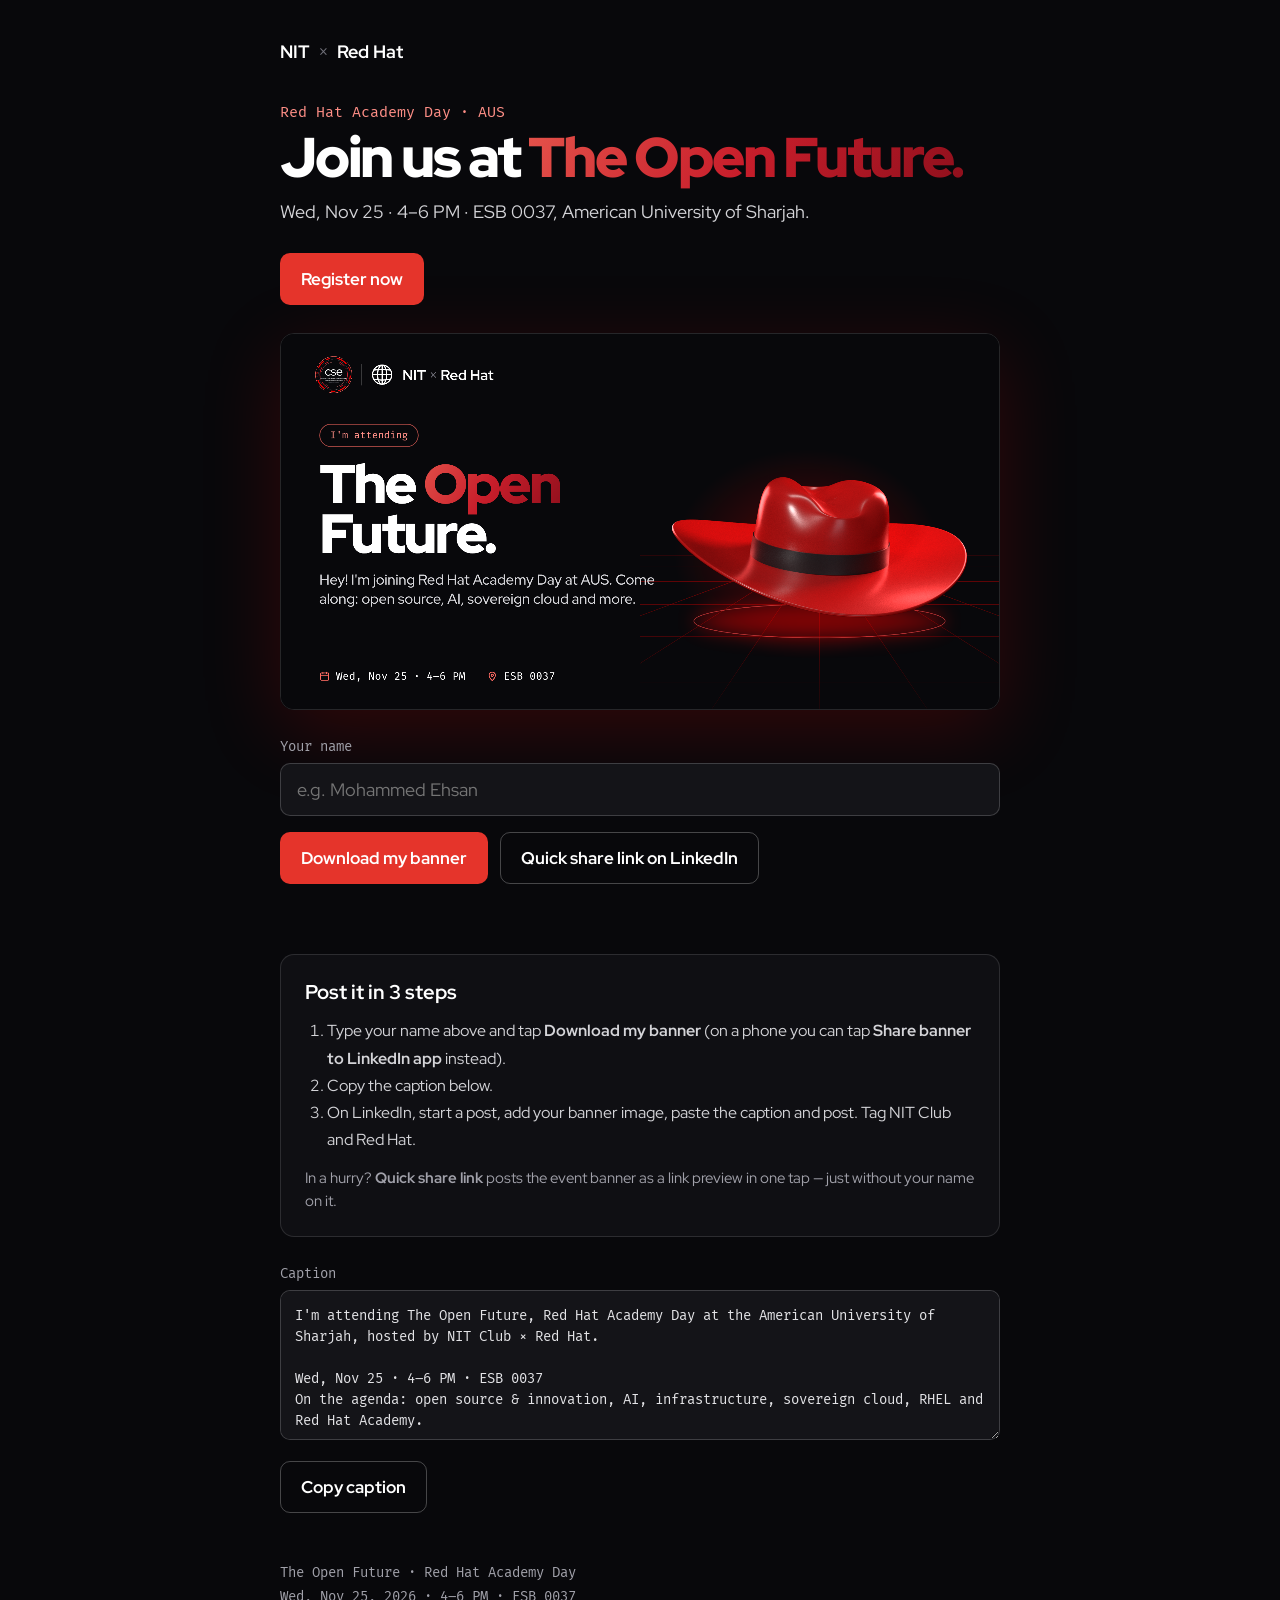
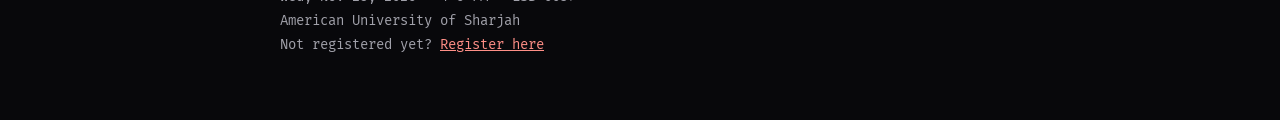
<file: pages/the-open-future/index.html>
<!doctype html>
<html lang="en">
<head>
<meta charset="utf-8">
<meta name="viewport" content="width=device-width, initial-scale=1">
<title>I'm attending The Open Future at AUS</title>
<meta name="description" content="Red Hat Academy Day at the American University of Sharjah, hosted by NIT Club × Red Hat. Wed, Nov 25, 4–6 PM, ESB 0037.">
<meta property="og:type" content="website">
<meta property="og:url" content="https://3hsann.github.io/idea-notebook/the-open-future/">
<meta property="og:title" content="I'm attending The Open Future at AUS">
<meta property="og:description" content="Red Hat Academy Day, hosted by NIT Club × Red Hat. Wed, Nov 25 · 4–6 PM · ESB 0037, American University of Sharjah.">
<meta property="og:image" content="https://3hsann.github.io/idea-notebook/the-open-future/banner.png">
<meta property="og:image:width" content="1200">
<meta property="og:image:height" content="627">
<meta property="og:image:alt" content="The Open Future — I'm attending banner with a red fedora">
<meta name="twitter:card" content="summary_large_image">
<meta name="twitter:image" content="https://3hsann.github.io/idea-notebook/the-open-future/banner.png">
<link rel="icon" href="hat.png">
<style>
@font-face{font-family:'Red Hat Display';src:url(fonts/red-hat-display-latin-400-normal.woff2) format('woff2');font-weight:400;font-display:swap}
@font-face{font-family:'Red Hat Display';src:url(fonts/red-hat-display-latin-500-normal.woff2) format('woff2');font-weight:500;font-display:swap}
@font-face{font-family:'Red Hat Display';src:url(fonts/red-hat-display-latin-700-normal.woff2) format('woff2');font-weight:700;font-display:swap}
@font-face{font-family:'Red Hat Display';src:url(fonts/red-hat-display-latin-900-normal.woff2) format('woff2');font-weight:900;font-display:swap}
@font-face{font-family:'Fira Mono';src:url(fonts/fira-mono-latin-400-normal.woff2) format('woff2');font-weight:400;font-display:swap}
*{box-sizing:border-box}
body{margin:0;background:#08080B;color:#FFFFFF;font-family:'Red Hat Display',system-ui,sans-serif;-webkit-font-smoothing:antialiased}
main{max-width:760px;margin:0 auto;padding:40px 20px 64px}
.brand{font-weight:700;font-size:18px;display:flex;gap:8px;align-items:center}
.brand span{color:#71717A;font-weight:400}
.kicker{font-family:'Fira Mono',monospace;color:#FF8F87;font-size:15px;margin:40px 0 10px}
h1{font-size:clamp(36px,7vw,56px);font-weight:900;letter-spacing:-0.04em;line-height:0.95;margin:0 0 14px}
h1 em{font-style:normal;background:linear-gradient(120deg,#E5534B,#C81E2B 50%,#8E0F1C);-webkit-background-clip:text;background-clip:text;color:transparent}
p.lead{color:#D4D4D8;font-size:18px;line-height:1.5;margin:0 0 28px}
.preview{border-radius:14px;overflow:hidden;border:1px solid rgba(255,255,255,0.12);box-shadow:0 20px 80px rgba(238,0,0,0.18)}
canvas{display:block;width:100%;height:auto}
label{display:block;font-family:'Fira Mono',monospace;font-size:14px;color:#A1A1AA;margin:28px 0 8px}
input[type=text]{width:100%;font:inherit;font-size:18px;color:#fff;background:#141418;border:1px solid rgba(255,255,255,0.18);border-radius:10px;padding:14px 16px;min-height:52px}
input[type=text]:focus{outline:2px solid #FF6B63;outline-offset:1px;border-color:transparent}
.row{display:flex;flex-wrap:wrap;gap:12px;margin-top:16px}
button,.btn{font:inherit;font-size:17px;font-weight:700;border-radius:10px;padding:14px 20px;min-height:52px;cursor:pointer;display:inline-flex;align-items:center;gap:10px;text-decoration:none;border:1px solid transparent}
.primary{background:#E5342B;color:#fff}
.primary:hover{background:#C81E2B}
.linkedin{background:#0A66C2;color:#fff}
.linkedin:hover{background:#004182}
.ghost{background:transparent;color:#fff;border-color:rgba(255,255,255,0.25)}
.ghost:hover{border-color:#fff}
.steps{margin:40px 0 0;padding:24px;border:1px solid rgba(255,255,255,0.12);border-radius:14px;background:#0F0F13}
.steps h2{font-size:20px;margin:0 0 12px}
.steps ol{margin:0;padding-left:22px;color:#D4D4D8;line-height:1.7;font-size:16px}
textarea{width:100%;font-family:'Fira Mono',monospace;font-size:14px;line-height:1.5;color:#E4E4E7;background:#141418;border:1px solid rgba(255,255,255,0.18);border-radius:10px;padding:14px;min-height:150px;resize:vertical}
.status{font-family:'Fira Mono',monospace;font-size:14px;color:#8BE38B;min-height:20px;margin-top:10px}
footer{margin-top:48px;font-family:'Fira Mono',monospace;font-size:14px;color:#A1A1AA;line-height:1.7}
footer a{color:#FF8F87}
[hidden]{display:none!important}
</style>
</head>
<body>
<main>
<div class="brand">NIT <span>×</span> Red Hat</div>

<div class="kicker" id="kicker">Red Hat Academy Day · AUS</div>
<h1 id="headline">Join us at <em>The Open Future.</em></h1>
<p class="lead" id="lead">Wed, Nov 25 · 4–6 PM · ESB 0037, American University of Sharjah.</p>
<div class="row" id="registerRow" style="margin:0 0 28px"><a class="btn primary" href="register/">Register now</a></div>

<div class="preview"><canvas id="c" width="2400" height="1254" role="img" aria-label="Your personalised I'm attending banner"></canvas></div>

<label for="name">Your name</label>
<input id="name" type="text" maxlength="32" placeholder="e.g. Mohammed Ehsan" autocomplete="name">

<div class="row">
<button class="primary" id="download" type="button">Download my banner</button>
<button class="linkedin" id="shareFile" type="button" hidden>Share banner to LinkedIn app</button>
<a class="btn ghost" id="shareLink" target="_blank" rel="noopener">Quick share link on LinkedIn</a>
</div>
<div class="status" id="status" role="status"></div>

<div class="steps">
<h2>Post it in 3 steps</h2>
<ol>
<li>Type your name above and tap <strong>Download my banner</strong> (on a phone you can tap <strong>Share banner to LinkedIn app</strong> instead).</li>
<li>Copy the caption below.</li>
<li>On LinkedIn, start a post, add your banner image, paste the caption and post. Tag NIT Club and Red Hat.</li>
</ol>
<p style="color:#A1A1AA;font-size:15px;line-height:1.5;margin:14px 0 0">In a hurry? <strong>Quick share link</strong> posts the event banner as a link preview in one tap — just without your name on it.</p>
</div>

<label for="caption">Caption</label>
<textarea id="caption" readonly></textarea>
<div class="row"><button class="ghost" id="copy" type="button">Copy caption</button></div>

<footer>
The Open Future · Red Hat Academy Day<br>
Wed, Nov 25, 2026 · 4–6 PM · ESB 0037<br>
American University of Sharjah<br>
Not registered yet? <a href="register/">Register here</a>
</footer>
</main>

<script>
(function(){
  var PAGE = 'https://3hsann.github.io/idea-notebook/the-open-future/';
  var FORM = PAGE + 'register/';
  var params = new URLSearchParams(location.search);
  var c = document.getElementById('c'), ctx = c.getContext('2d');
  var input = document.getElementById('name');
  var status = document.getElementById('status');
  var base = new Image();
  base.src = 'banner-base@2x.png';

  function pillText(){
    var n = input.value.trim().replace(/\s+/g,' ');
    return n ? n + ' is attending' : "I'm attending";
  }
  function roundRect(x,y,w,h,r){
    ctx.beginPath();
    ctx.moveTo(x+r,y); ctx.lineTo(x+w-r,y); ctx.arc(x+w-r,y+r,r,-Math.PI/2,0);
    ctx.lineTo(x+w,y+h-r); ctx.arc(x+w-r,y+h-r,r,0,Math.PI/2);
    ctx.lineTo(x+r,y+h); ctx.arc(x+r,y+h-r,r,Math.PI/2,Math.PI);
    ctx.lineTo(x,y+r); ctx.arc(x+r,y+r,r,Math.PI,1.5*Math.PI); ctx.closePath();
  }
  function draw(){
    if(!base.complete || !base.naturalWidth) return;
    ctx.clearRect(0,0,c.width,c.height);
    ctx.drawImage(base,0,0,c.width,c.height);
    var t = pillText();
    ctx.font = '34px "Fira Mono", monospace';
    var w = ctx.measureText(t).width + 72, h = 78, x = 128, y = 300;
    roundRect(x+1.5,y+1.5,w-3,h-3,(h-3)/2);
    ctx.lineWidth = 3; ctx.strokeStyle = 'rgba(255,107,99,0.6)'; ctx.stroke();
    ctx.fillStyle = '#FF8F87'; ctx.textBaseline = 'middle';
    ctx.fillText(t, x+36, y+h/2+1);
    updateCaption();
  }
  function updateCaption(){
    var n = input.value.trim();
    document.getElementById('caption').value =
      "I'm attending The Open Future, Red Hat Academy Day at the American University of Sharjah, hosted by NIT Club × Red Hat.\n\n" +
      "Wed, Nov 25 · 4–6 PM · ESB 0037\n" +
      "On the agenda: open source & innovation, AI, infrastructure, sovereign cloud, RHEL and Red Hat Academy.\n\n" +
      "Want to join? Register here: " + FORM + "\n\n#RedHat #OpenSource #AUS #NITClub";
  }
  function fileName(){
    var n = input.value.trim().replace(/[^\w\- ]+/g,'').replace(/\s+/g,'-');
    return 'the-open-future' + (n ? '-' + n : '') + '.png';
  }
  function toBlob(){ return new Promise(function(res){ c.toBlob(res,'image/png'); }); }

  document.getElementById('download').addEventListener('click', function(){
    toBlob().then(function(b){
      var a = document.createElement('a');
      a.href = URL.createObjectURL(b); a.download = fileName();
      document.body.appendChild(a); a.click(); a.remove();
      setTimeout(function(){ URL.revokeObjectURL(a.href); }, 2000);
      status.textContent = 'Banner downloaded. Next: copy the caption and post on LinkedIn.';
    });
  });

  var shareBtn = document.getElementById('shareFile');
  try {
    var probe = new File([new Blob(['x'],{type:'image/png'})],'x.png',{type:'image/png'});
    if (navigator.canShare && navigator.canShare({files:[probe]})) shareBtn.hidden = false;
  } catch(e) {}
  shareBtn.addEventListener('click', function(){
    toBlob().then(function(b){
      var f = new File([b], fileName(), {type:'image/png'});
      return navigator.share({files:[f], text: document.getElementById('caption').value});
    }).then(function(){ status.textContent = 'Shared. Pick LinkedIn in the share sheet if you haven’t.'; })
      .catch(function(){});
  });

  document.getElementById('shareLink').href =
    'https://www.linkedin.com/sharing/share-offsite/?url=' + encodeURIComponent(PAGE);

  document.getElementById('copy').addEventListener('click', function(){
    var ta = document.getElementById('caption');
    (navigator.clipboard ? navigator.clipboard.writeText(ta.value) : Promise.reject())
      .then(function(){ status.textContent = 'Caption copied.'; })
      .catch(function(){ ta.select(); document.execCommand('copy'); status.textContent = 'Caption copied.'; });
  });

  if (params.get('name')) input.value = params.get('name').slice(0, 32);
  if (params.get('registered') === '1') {
    document.getElementById('kicker').textContent = 'You\u2019re registered \u2014 see you there';
    document.getElementById('headline').innerHTML = 'Tell your network about <em>The Open Future.</em>';
    document.getElementById('lead').textContent = 'Your banner is ready below. Download it or share it straight to LinkedIn.';
    document.getElementById('registerRow').hidden = true;
  }
  input.addEventListener('input', draw);
  var ready = (document.fonts && document.fonts.load) ? document.fonts.load('34px "Fira Mono"') : Promise.resolve();
  base.onload = function(){ ready.then(draw, draw); };
  if (base.complete) ready.then(draw, draw);
  updateCaption();
})();
</script>
</body>
</html>
</file>
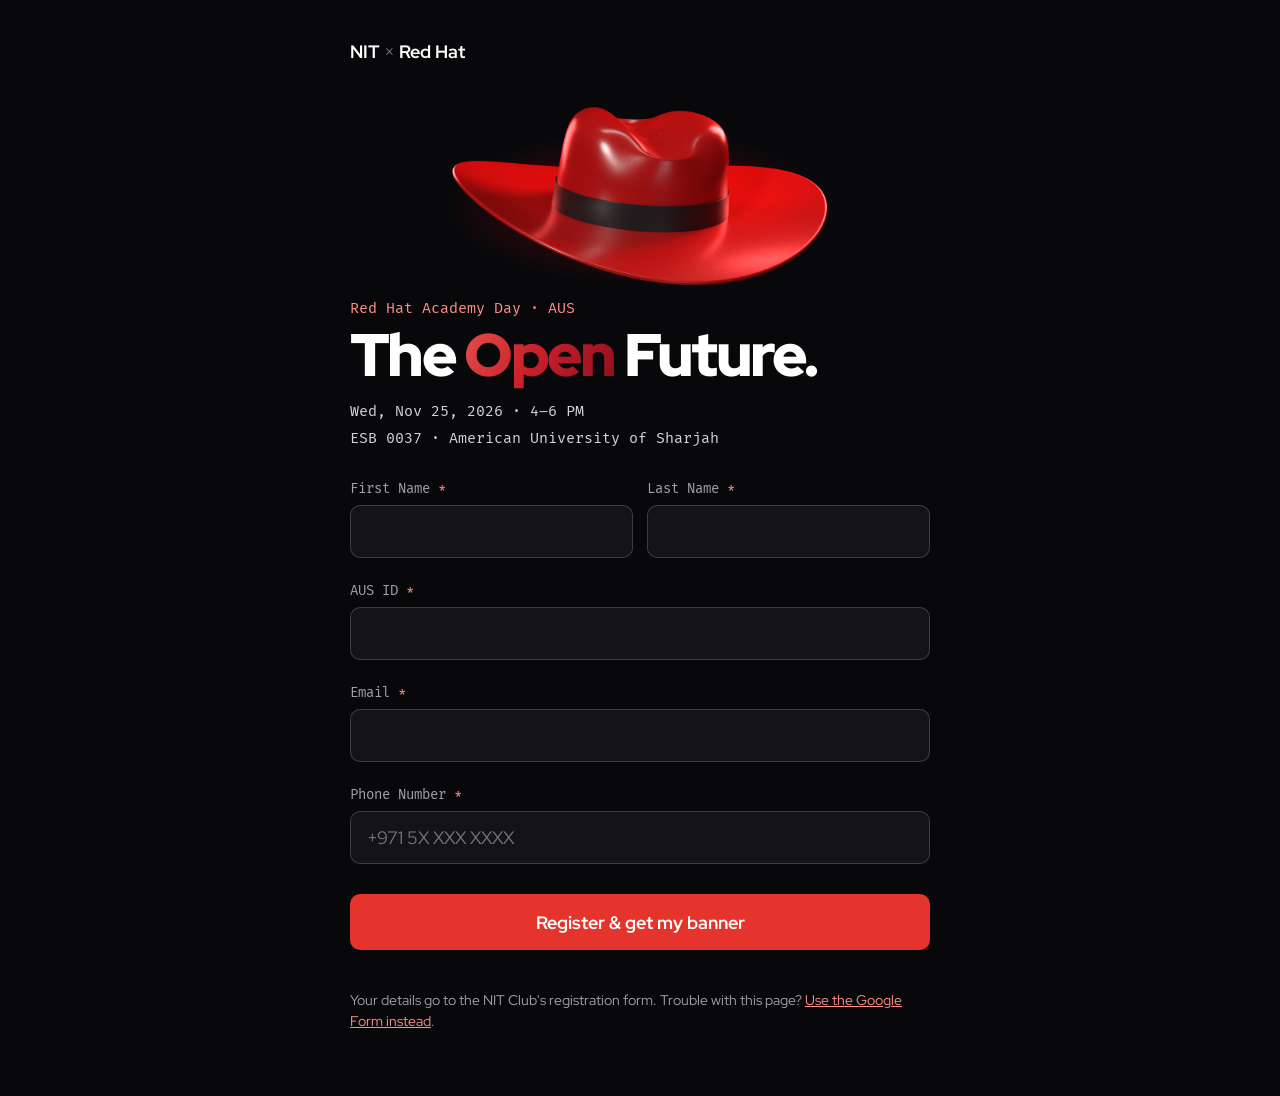
<file: pages/the-open-future/register/index.html>
<!doctype html>
<html lang="en">
<head>
<meta charset="utf-8">
<meta name="viewport" content="width=device-width, initial-scale=1">
<title>Register · The Open Future at AUS</title>
<meta name="description" content="Register for Red Hat Academy Day at the American University of Sharjah, hosted by NIT Club × Red Hat. Wed, Nov 25, 4–6 PM, ESB 0037.">
<meta property="og:type" content="website">
<meta property="og:url" content="https://3hsann.github.io/idea-notebook/the-open-future/register/">
<meta property="og:title" content="Register for The Open Future at AUS">
<meta property="og:description" content="Red Hat Academy Day, hosted by NIT Club × Red Hat. Wed, Nov 25 · 4–6 PM · ESB 0037, American University of Sharjah.">
<meta property="og:image" content="https://3hsann.github.io/idea-notebook/the-open-future/banner.png">
<meta property="og:image:width" content="1200">
<meta property="og:image:height" content="627">
<meta name="twitter:card" content="summary_large_image">
<link rel="icon" href="../hat.png">
<style>
@font-face{font-family:'Red Hat Display';src:url(../fonts/red-hat-display-latin-400-normal.woff2) format('woff2');font-weight:400;font-display:swap}
@font-face{font-family:'Red Hat Display';src:url(../fonts/red-hat-display-latin-500-normal.woff2) format('woff2');font-weight:500;font-display:swap}
@font-face{font-family:'Red Hat Display';src:url(../fonts/red-hat-display-latin-700-normal.woff2) format('woff2');font-weight:700;font-display:swap}
@font-face{font-family:'Red Hat Display';src:url(../fonts/red-hat-display-latin-900-normal.woff2) format('woff2');font-weight:900;font-display:swap}
@font-face{font-family:'Fira Mono';src:url(../fonts/fira-mono-latin-400-normal.woff2) format('woff2');font-weight:400;font-display:swap}
*{box-sizing:border-box}
body{margin:0;background:#08080B;color:#FFFFFF;font-family:'Red Hat Display',system-ui,sans-serif;-webkit-font-smoothing:antialiased}
main{max-width:620px;margin:0 auto;padding:40px 20px 64px}
.brand{font-weight:700;font-size:18px}
.brand span{color:#71717A;font-weight:400}
.hero{position:relative;margin:24px -20px 0;height:200px;overflow:hidden}
.hero::before{content:"";position:absolute;inset:0;background:radial-gradient(ellipse 45% 55% at 50% 60%,rgba(238,0,0,0.35),rgba(238,0,0,0) 70%)}
.hero img{position:absolute;left:50%;top:50%;width:min(380px,80%);transform:translate(-50%,-45%)}
.kicker{font-family:'Fira Mono',monospace;color:#FF8F87;font-size:15px;margin:12px 0 10px}
h1{font-size:clamp(40px,9vw,60px);font-weight:900;letter-spacing:-0.045em;line-height:0.92;margin:0 0 16px}
h1 em{font-style:normal;background:linear-gradient(120deg,#E5534B,#C81E2B 50%,#8E0F1C);-webkit-background-clip:text;background-clip:text;color:transparent}
.meta{font-family:'Fira Mono',monospace;font-size:15px;color:#D4D4D8;line-height:1.8;margin:0 0 28px}
form{display:grid;gap:18px}
.two{display:grid;grid-template-columns:1fr 1fr;gap:14px}
@media (max-width:460px){.two{grid-template-columns:1fr}}
label{display:block;font-family:'Fira Mono',monospace;font-size:14px;color:#A1A1AA;margin-bottom:8px}
label b{color:#FF8F87;font-weight:400}
input{width:100%;font:inherit;font-size:18px;color:#fff;background:#141418;border:1px solid rgba(255,255,255,0.18);border-radius:10px;padding:14px 16px;min-height:52px}
input:focus{outline:2px solid #FF6B63;outline-offset:1px;border-color:transparent}
input[aria-invalid=true]{border-color:#FF6B63}
.err{font-family:'Fira Mono',monospace;font-size:13px;color:#FF8F87;margin-top:6px;min-height:0}
button{font:inherit;font-size:18px;font-weight:700;border-radius:10px;padding:16px 20px;min-height:56px;cursor:pointer;border:0;background:#E5342B;color:#fff;margin-top:6px}
button:hover{background:#C81E2B}
button:disabled{opacity:.6;cursor:progress}
.note{font-size:14px;color:#A1A1AA;line-height:1.5;margin:4px 0 0}
.note a{color:#FF8F87}
.formerr{font-family:'Fira Mono',monospace;font-size:14px;color:#FF8F87;line-height:1.5}
</style>
</head>
<body>
<main>
<div class="brand">NIT <span>×</span> Red Hat</div>
<div class="hero" aria-hidden="true"><img src="../hat.png" alt=""></div>

<div class="kicker">Red Hat Academy Day · AUS</div>
<h1>The <em>Open</em> Future.</h1>
<p class="meta">Wed, Nov 25, 2026 · 4–6 PM<br>ESB 0037 · American University of Sharjah</p>

<form id="reg" novalidate>
<div class="two">
<div><label for="first">First Name <b>*</b></label><input id="first" name="first" autocomplete="given-name" required maxlength="40"><div class="err" id="first-err"></div></div>
<div><label for="last">Last Name <b>*</b></label><input id="last" name="last" autocomplete="family-name" required maxlength="40"><div class="err" id="last-err"></div></div>
</div>
<div><label for="ausid">AUS ID <b>*</b></label><input id="ausid" name="ausid" required maxlength="20" autocapitalize="characters" spellcheck="false"><div class="err" id="ausid-err"></div></div>
<div><label for="email">Email <b>*</b></label><input id="email" name="email" type="email" autocomplete="email" required maxlength="80" spellcheck="false"><div class="err" id="email-err"></div></div>
<div><label for="phone">Phone Number <b>*</b></label><input id="phone" name="phone" type="tel" autocomplete="tel" required maxlength="20" placeholder="+971 5X XXX XXXX"><div class="err" id="phone-err"></div></div>
<button id="submit" type="submit">Register &amp; get my banner</button>
<div class="formerr" id="formerr" role="alert"></div>
<p class="note">Your details go to the NIT Club's registration form. Trouble with this page? <a href="https://docs.google.com/forms/d/e/1FAIpQLSfg8DM-PyN-k5XXdf4fC391U05FJNCB3QnEguq8c90MHfIC1Q/viewform">Use the Google Form instead</a>.</p>
</form>
</main>

<script>
(function(){
  var ACTION = 'https://docs.google.com/forms/d/e/1FAIpQLSfg8DM-PyN-k5XXdf4fC391U05FJNCB3QnEguq8c90MHfIC1Q/formResponse';
  var FIELDS = {
    first: 'entry.485804903',
    last:  'entry.388894531',
    ausid: 'entry.1443320983',
    email: 'entry.1723859695',
    phone: 'entry.769872290'
  };
  var rules = {
    first: function(v){ return v ? '' : 'Please enter your first name'; },
    last:  function(v){ return v ? '' : 'Please enter your last name'; },
    ausid: function(v){ return !v ? 'Please enter your AUS ID' : (/^[A-Za-z0-9-]{4,20}$/.test(v) ? '' : 'Letters and numbers only'); },
    email: function(v){ return !v ? 'Please enter your email' : (/^[^\s@]+@[^\s@]+\.[^\s@]{2,}$/.test(v) ? '' : 'Please enter a valid email address'); },
    phone: function(v){ var d = v.replace(/[\s()+-]/g,''); return !v ? 'Please enter your phone number' : (/^\d{7,15}$/.test(d) ? '' : 'Please enter a valid phone number'); }
  };
  var form = document.getElementById('reg'), btn = document.getElementById('submit'), formerr = document.getElementById('formerr');

  function check(id){
    var el = document.getElementById(id), msg = rules[id](el.value.trim());
    document.getElementById(id + '-err').textContent = msg;
    el.setAttribute('aria-invalid', msg ? 'true' : 'false');
    if (msg) el.setAttribute('aria-describedby', id + '-err'); else el.removeAttribute('aria-describedby');
    return !msg;
  }
  Object.keys(rules).forEach(function(id){
    document.getElementById(id).addEventListener('blur', function(){ if (this.value) check(id); });
  });

  form.addEventListener('submit', function(e){
    e.preventDefault();
    formerr.textContent = '';
    var bad = Object.keys(rules).filter(function(id){ return !check(id); });
    if (bad.length) { document.getElementById(bad[0]).focus(); return; }
    var body = new URLSearchParams();
    Object.keys(FIELDS).forEach(function(id){ body.append(FIELDS[id], document.getElementById(id).value.trim()); });
    btn.disabled = true; btn.textContent = 'Registering…';
    fetch(ACTION, { method: 'POST', mode: 'no-cors', body: body })
      .then(function(){
        var name = document.getElementById('first').value.trim() + ' ' + document.getElementById('last').value.trim();
        location.href = '../?registered=1&name=' + encodeURIComponent(name);
      })
      .catch(function(){
        btn.disabled = false; btn.textContent = 'Register & get my banner';
        formerr.textContent = 'Couldn’t reach the registration form. Check your connection and try again, or use the Google Form link below.';
      });
  });
})();
</script>
</body>
</html>
</file>
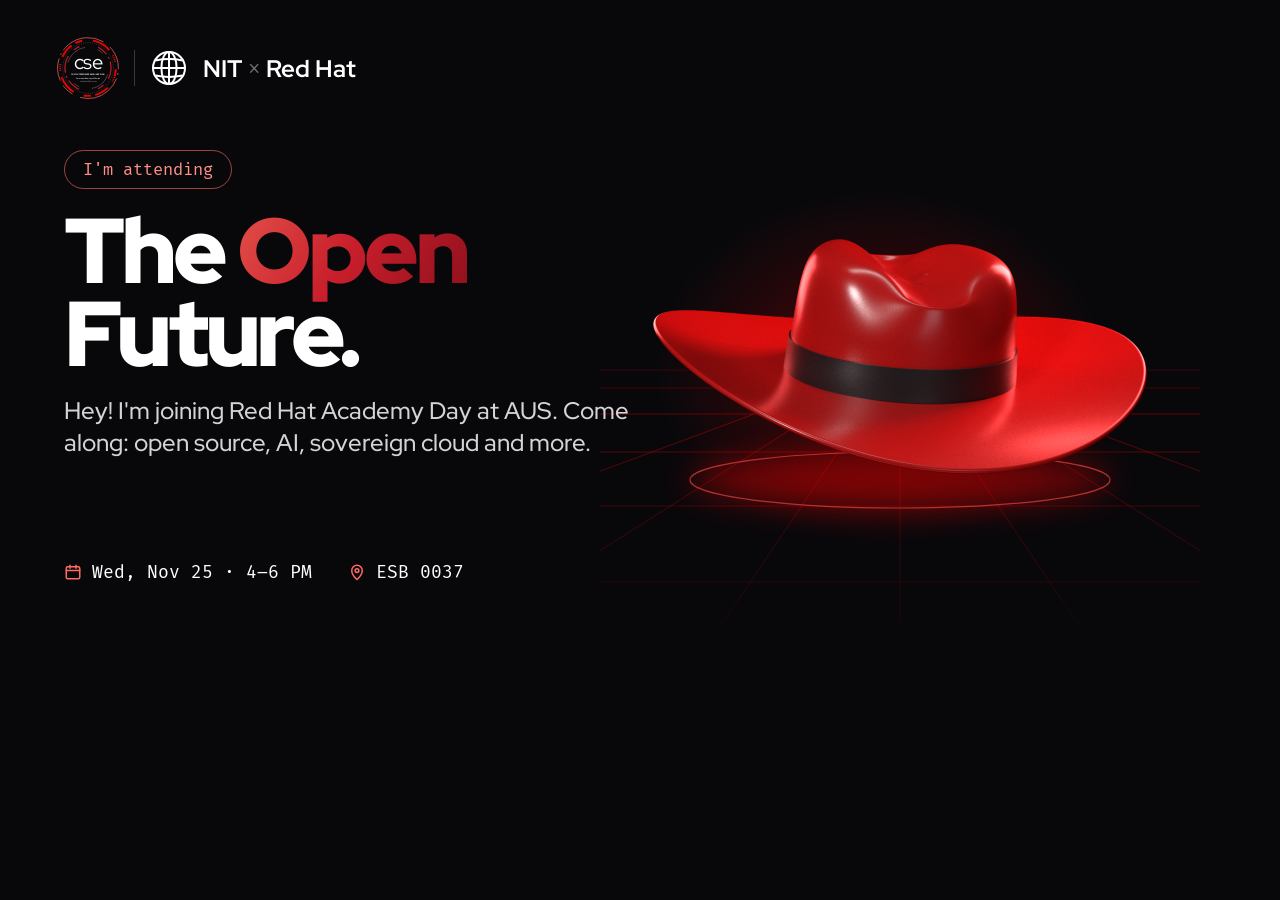
<file: pages/the-open-future/banner-src.html>
<!doctype html>
<html lang="en">
<head>
<meta charset="utf-8">
<title>Banner source</title>
<style>
@font-face{font-family:'Red Hat Display';src:url(fonts/red-hat-display-latin-400-normal.woff2) format('woff2');font-weight:400}
@font-face{font-family:'Red Hat Display';src:url(fonts/red-hat-display-latin-500-normal.woff2) format('woff2');font-weight:500}
@font-face{font-family:'Red Hat Display';src:url(fonts/red-hat-display-latin-700-normal.woff2) format('woff2');font-weight:700}
@font-face{font-family:'Red Hat Display';src:url(fonts/red-hat-display-latin-900-normal.woff2) format('woff2');font-weight:900}
@font-face{font-family:'Fira Mono';src:url(fonts/fira-mono-latin-400-normal.woff2) format('woff2');font-weight:400}
body{margin:0;background:#08080B}
body.nopill #pill{visibility:hidden}
</style>
</head>
<body>
<div style="width: 1200px; height: 627px; position: relative; overflow: hidden; background: #08080B; color: #FFFFFF; font-family: 'Red Hat Display', sans-serif; box-sizing: border-box">
<div style="position: absolute; left: 560px; top: 60px; width: 640px; height: 560px; background: radial-gradient(ellipse 50% 45% at 50% 55%, rgba(238,0,0,0.32), rgba(238,0,0,0) 70%)"></div>
<svg style="position: absolute; left: 600px; top: 330px" width="600" height="297" viewBox="0 0 600 297" aria-hidden="true">
<defs>
<linearGradient id="bfade" x1="0" y1="0" x2="0" y2="1"><stop offset="0" stop-color="#FFFFFF" stop-opacity="0"/><stop offset="0.3" stop-color="#FFFFFF" stop-opacity="0.8"/><stop offset="1" stop-color="#FFFFFF" stop-opacity="0.15"/></linearGradient>
<mask id="bmask"><rect x="0" y="0" width="600" height="297" fill="url(#bfade)"/></mask>
<filter id="bblur" x="-60%" y="-60%" width="220%" height="220%"><feGaussianBlur stdDeviation="16"/></filter>
</defs>
<g mask="url(#bmask)" stroke="#EE0000" stroke-opacity="0.5" stroke-width="1">
<line x1="0" y1="40" x2="600" y2="40"/><line x1="0" y1="58" x2="600" y2="58"/><line x1="0" y1="84" x2="600" y2="84"/><line x1="0" y1="122" x2="600" y2="122"/><line x1="0" y1="176" x2="600" y2="176"/><line x1="0" y1="252" x2="600" y2="252"/>
<line x1="300" y1="30" x2="-420" y2="297"/><line x1="300" y1="30" x2="-120" y2="297"/><line x1="300" y1="30" x2="120" y2="297"/><line x1="300" y1="30" x2="300" y2="297"/><line x1="300" y1="30" x2="480" y2="297"/><line x1="300" y1="30" x2="720" y2="297"/><line x1="300" y1="30" x2="1020" y2="297"/>
</g>
<ellipse cx="300" cy="150" rx="210" ry="28" fill="#EE0000" opacity="0.45" filter="url(#bblur)"/>
<ellipse cx="300" cy="150" rx="210" ry="28" fill="none" stroke="#FF4D4D" stroke-opacity="0.6" stroke-width="1.2"/>
</svg>
<img src="hat.png" alt="" style="position: absolute; left: 650px; top: 236px; width: 500px; height: 241px">
<div style="position: absolute; left: 56px; top: 36px; display: flex; align-items: center; gap: 14px">
<svg width="64" height="64" viewBox="0 0 200 200">
<g fill="none">
<circle cx="100" cy="100" r="95" stroke="#FF6B63" stroke-width="2" stroke-dasharray="70 12 6 12 140 26 40 18" transform="rotate(-40 100 100)"/>
<circle cx="100" cy="100" r="87" stroke="#EE0000" stroke-width="6" stroke-dasharray="3 3 3 3 3 3 3 24 46 14 22 34 60 20" transform="rotate(15 100 100)"/>
<circle cx="100" cy="100" r="79" stroke="#FFFFFF" stroke-opacity="0.5" stroke-width="1.5" stroke-dasharray="2 4"/>
<circle cx="100" cy="100" r="72" stroke="#C81E2B" stroke-width="3.5" stroke-dasharray="34 10 6 10 54 26 20 60" transform="rotate(120 100 100)"/>
<circle cx="100" cy="100" r="65" stroke="#FF8F87" stroke-opacity="0.65" stroke-width="1.5" stroke-dasharray="70 40 20 70" transform="rotate(200 100 100)"/>
</g>
<text x="100" y="104" text-anchor="middle" font-family="'Red Hat Display', sans-serif" font-size="64" font-weight="400" letter-spacing="-1.5" fill="#FFFFFF">cse</text>
<text x="100" y="122" text-anchor="middle" font-family="'Red Hat Display', sans-serif" font-size="7.2" font-weight="700" letter-spacing="0.3" fill="#FFFFFF">COMPUTER SCIENCE &amp; ENGINEERING</text>
<text x="100" y="133" text-anchor="middle" font-family="'Red Hat Display', sans-serif" font-size="7" font-weight="500" fill="#FFFFFF">American University of Sharjah</text>
<text x="100" y="143" text-anchor="middle" font-family="'Red Hat Display', sans-serif" font-size="6.2" fill="#A1A1AA">United Arab Emirates</text>
</svg>
<div style="width: 1px; height: 36px; background: rgba(255,255,255,0.2)"></div>
<svg width="40" height="40" viewBox="0 0 200 200">
<g fill="none" stroke="#FFFFFF" stroke-width="10">
<circle cx="100" cy="100" r="80"/><ellipse cx="100" cy="100" rx="38" ry="80"/><line x1="100" y1="20" x2="100" y2="180"/><path d="M 32 62 Q 100 48 168 62"/><line x1="20" y1="100" x2="180" y2="100"/><path d="M 32 138 Q 100 152 168 138"/>
</g>
</svg>
<div style="font-size: 24px; font-weight: 700">NIT <span style="color: #71717A; font-weight: 400">×</span> Red Hat</div>
</div>
<div style="position: absolute; left: 64px; top: 150px; width: 600px; display: flex; flex-direction: column; align-items: flex-start; gap: 20px">
<div id="pill" style="font-family: 'Fira Mono', monospace; font-size: 17px; line-height: 21px; color: #FF8F87; border: 1.5px solid rgba(255,107,99,0.6); border-radius: 999px; padding: 8px 18px">I'm attending</div>
<h1 style="margin: 0; font-size: 92px; font-weight: 900; line-height: 0.9; letter-spacing: -0.045em">The <span style="background: linear-gradient(120deg, #E5534B 0%, #C81E2B 50%, #8E0F1C 100%); -webkit-background-clip: text; background-clip: text; color: transparent">Open</span><br>Future.</h1>
<p style="margin: 0; font-size: 24px; font-weight: 500; line-height: 1.35; color: #D4D4D8">Hey! I'm joining Red Hat Academy Day at AUS. Come along: open source, AI, sovereign cloud and more.</p>
</div>
<div style="position: absolute; left: 64px; right: 64px; bottom: 44px; display: flex; gap: 36px; align-items: center; font-family: 'Fira Mono', monospace; font-size: 18px; color: #FFFFFF">
<div style="display: flex; align-items: center; gap: 10px">
<svg width="18" height="18" viewBox="0 0 24 24" fill="none" stroke="#FF6B63" stroke-width="2" stroke-linecap="round" stroke-linejoin="round"><rect x="3" y="5" width="18" height="16" rx="2"/><path d="M3 10h18M8 3v4M16 3v4"/></svg>
<span>Wed, Nov 25 · 4–6 PM</span>
</div>
<div style="display: flex; align-items: center; gap: 10px">
<svg width="18" height="18" viewBox="0 0 24 24" fill="none" stroke="#FF6B63" stroke-width="2" stroke-linecap="round" stroke-linejoin="round"><path d="M12 22s7-6.2 7-12a7 7 0 1 0-14 0c0 5.8 7 12 7 12z"/><circle cx="12" cy="10" r="2.5"/></svg>
<span>ESB 0037</span>
</div>
</div>
</div>
</body>
</html>
</file>
